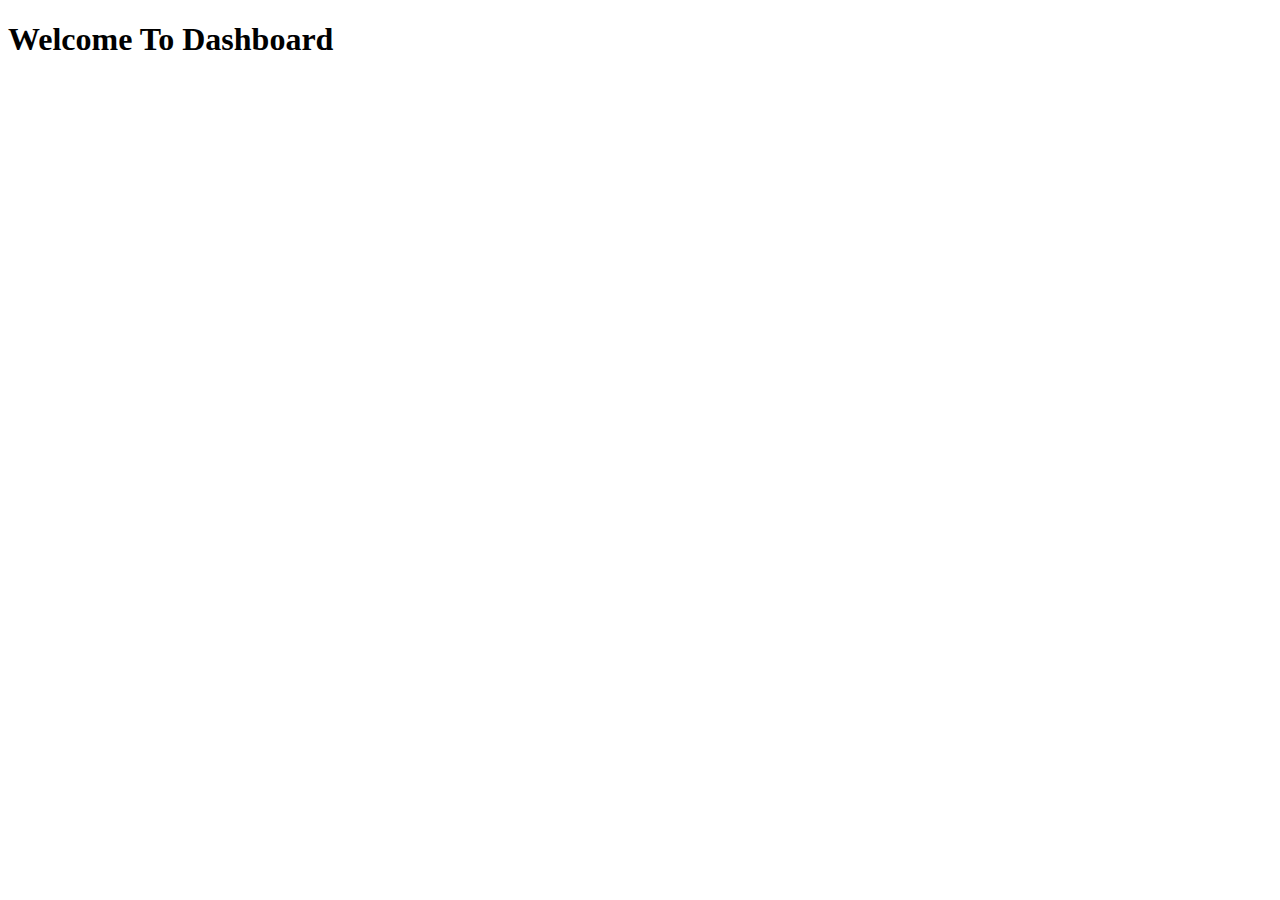
<file: FRONT-END/index.html>
<!DOCTYPE html>
<html lang="en">
<head>
    <meta charset="UTF-8">
    <meta name="viewport" content="width=device-width, initial-scale=1.0">
    <title>Document</title>
</head>
<body>
    <h1>Welcome To Dashboard</h1>
</body>
</html>
</file>
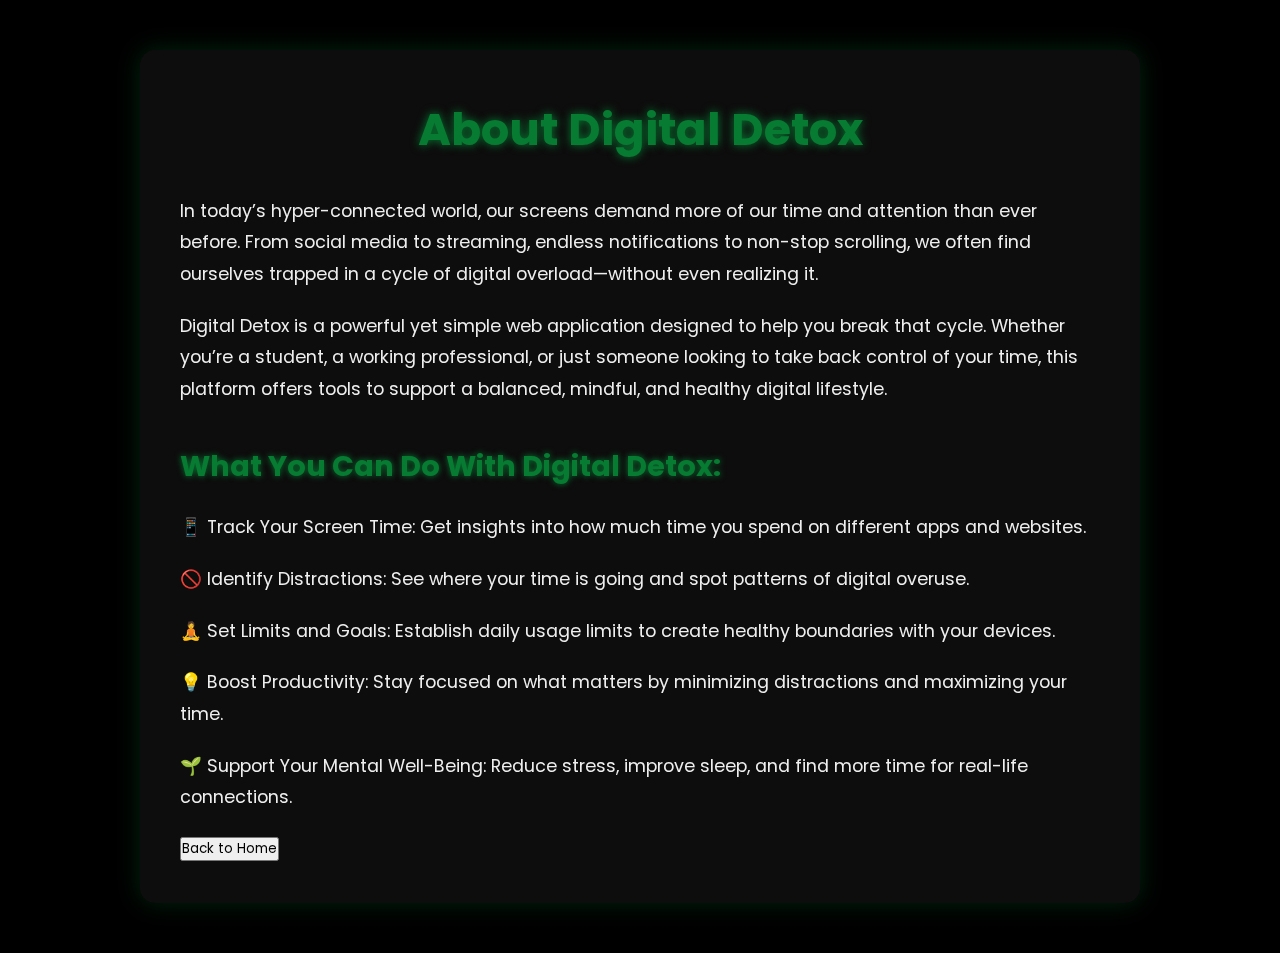
<file: FRONT-END/about.html>
<!DOCTYPE html>
<html lang="en">

<head>
    <meta charset="UTF-8">
    <meta name="viewport" content="width=device-width, initial-scale=1.0">
    <title>Document</title>
    <link rel="stylesheet" href="about.css">
</head>

<body>
    <div class="about">
        <h1>About Digital Detox</h1>
        <p>In today’s hyper-connected world, our screens demand more of our time and attention than ever before. From
            social media to streaming, endless notifications to non-stop scrolling, we often find ourselves trapped in a
            cycle of digital overload—without even realizing it.</p>

        <p>
            Digital Detox is a powerful yet simple web application designed to help you break that cycle. Whether you’re
            a student, a working professional, or just someone looking to take back control of your time, this platform
            offers tools to support a balanced, mindful, and healthy digital lifestyle.
        </p>

        <h2>What You Can Do With Digital Detox:</h2>

        <p>📱 Track Your Screen Time: Get insights into how much time you spend on different apps and websites.</p>

        <p>🚫 Identify Distractions: See where your time is going and spot patterns of digital overuse.
        </p>
        <p>🧘 Set Limits and Goals: Establish daily usage limits to create healthy boundaries with your devices.</p>

        <p>💡 Boost Productivity: Stay focused on what matters by minimizing distractions and maximizing your time.</p>

        <p>🌱 Support Your Mental Well-Being: Reduce stress, improve sleep, and find more time for real-life
            connections.</p>

            <a href="home.html"><button>Back to Home</button></a>

</body>

</html>
</file>
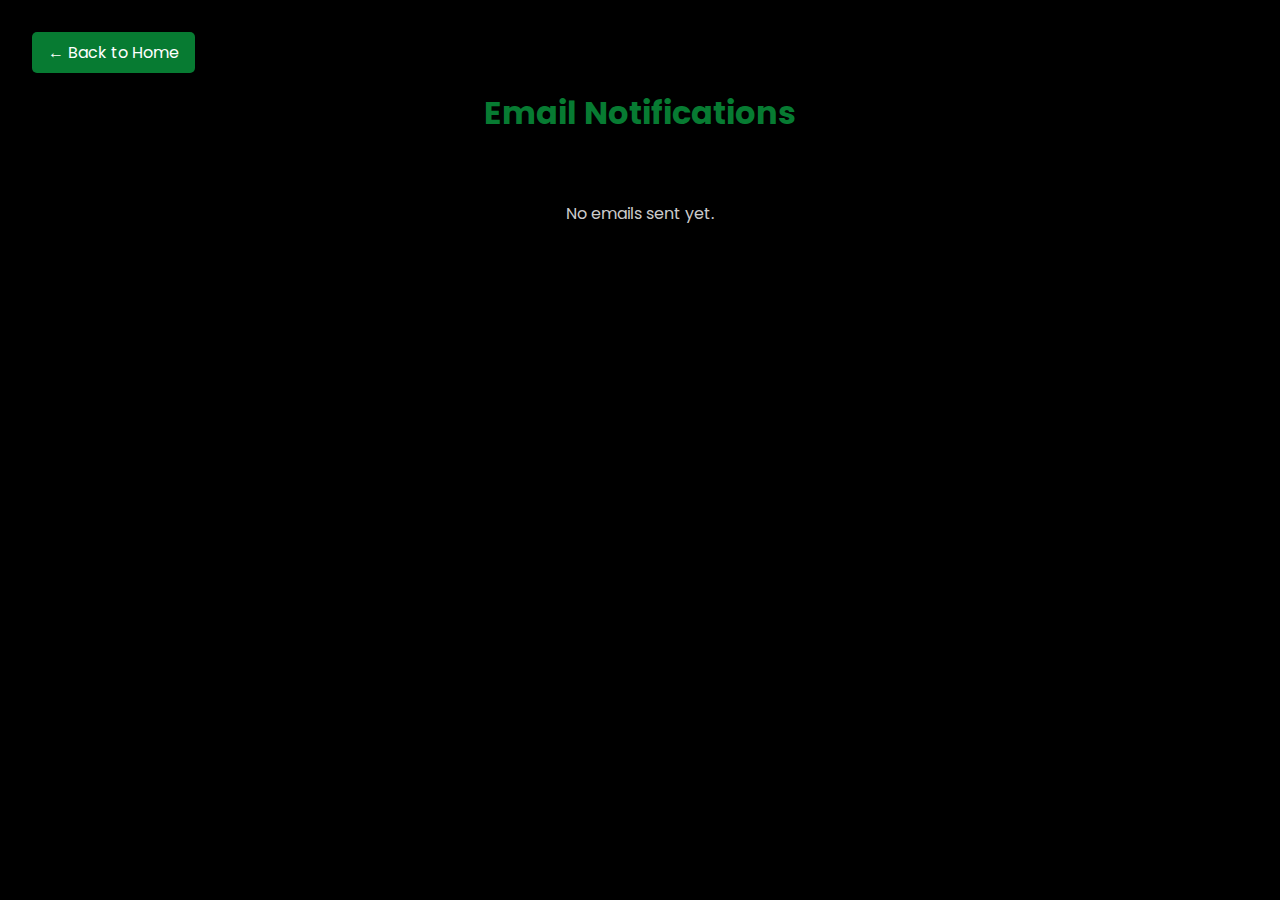
<file: FRONT-END/email-viewer.html>
<!DOCTYPE html>
<html lang="en">
<head>
  <meta charset="UTF-8">
  <meta name="viewport" content="width=device-width, initial-scale=1.0">
  <title>Email Viewer - Screen Time Tracker</title>
  <style>
    @import url('https://fonts.googleapis.com/css2?family=Poppins:wght@100;200;300;400;500;600;700;800;900&display=swap');
    
    * {
      margin: 0;
      padding: 0;
      box-sizing: border-box;
      font-family: 'Poppins', sans-serif;
    }
    
    body {
      background-color: #000;
      color: #fff;
      min-height: 100vh;
      padding: 2rem;
    }
    
    h1 {
      color: #077b32;
      margin-bottom: 2rem;
      text-align: center;
    }
    
    .email-container {
      max-width: 800px;
      margin: 0 auto;
    }
    
    .email-card {
      background-color: rgba(7, 123, 50, 0.1);
      border-radius: 10px;
      padding: 1.5rem;
      margin-bottom: 1.5rem;
      border: 1px solid rgba(7, 123, 50, 0.3);
    }
    
    .email-header {
      display: flex;
      justify-content: space-between;
      margin-bottom: 1rem;
      padding-bottom: 0.5rem;
      border-bottom: 1px solid rgba(7, 123, 50, 0.3);
    }
    
    .email-to {
      font-weight: bold;
    }
    
    .email-subject {
      color: #077b32;
      font-weight: bold;
      margin-bottom: 0.5rem;
    }
    
    .email-date {
      color: #ccc;
      font-size: 0.9rem;
    }
    
    .email-body {
      background-color: rgba(255, 255, 255, 0.05);
      padding: 1rem;
      border-radius: 5px;
      margin-top: 1rem;
    }
    
    .no-emails {
      text-align: center;
      color: #ccc;
      padding: 2rem;
    }
    
    .back-button {
      display: inline-block;
      background-color: #077b32;
      color: white;
      padding: 0.5rem 1rem;
      border-radius: 5px;
      text-decoration: none;
      margin-bottom: 1rem;
      transition: all 0.3s;
    }
    
    .back-button:hover {
      background-color: #0a9e40;
      transform: translateY(-2px);
    }
  </style>
  <script src="email-service.js"></script>
</head>
<body>
  <a href="home.html" class="back-button">← Back to Home</a>
  
  <h1>Email Notifications</h1>
  
  <div class="email-container" id="email-container">
    <!-- Emails will be displayed here -->
    <div class="no-emails" id="no-emails">No emails sent yet.</div>
  </div>

  <script>
    document.addEventListener('DOMContentLoaded', function() {
      // Get email logs
      const emailLogs = emailService.getEmailLogs();
      const emailContainer = document.getElementById('email-container');
      const noEmailsMessage = document.getElementById('no-emails');
      
      if (emailLogs && emailLogs.length > 0) {
        // Hide the "no emails" message
        noEmailsMessage.style.display = 'none';
        
        // Sort emails by sent date (newest first)
        emailLogs.sort((a, b) => new Date(b.sentAt) - new Date(a.sentAt));
        
        // Display each email
        emailLogs.forEach(email => {
          const emailCard = document.createElement('div');
          emailCard.className = 'email-card';
          
          const sentDate = new Date(email.sentAt);
          const formattedDate = sentDate.toLocaleString();
          
          emailCard.innerHTML = `
            <div class="email-header">
              <div class="email-to">To: ${email.to}</div>
              <div class="email-date">${formattedDate}</div>
            </div>
            <div class="email-subject">${email.subject}</div>
            <div class="email-body">${email.body}</div>
          `;
          
          emailContainer.appendChild(emailCard);
        });
      }
    });
  </script>
</body>
</html>
</file>
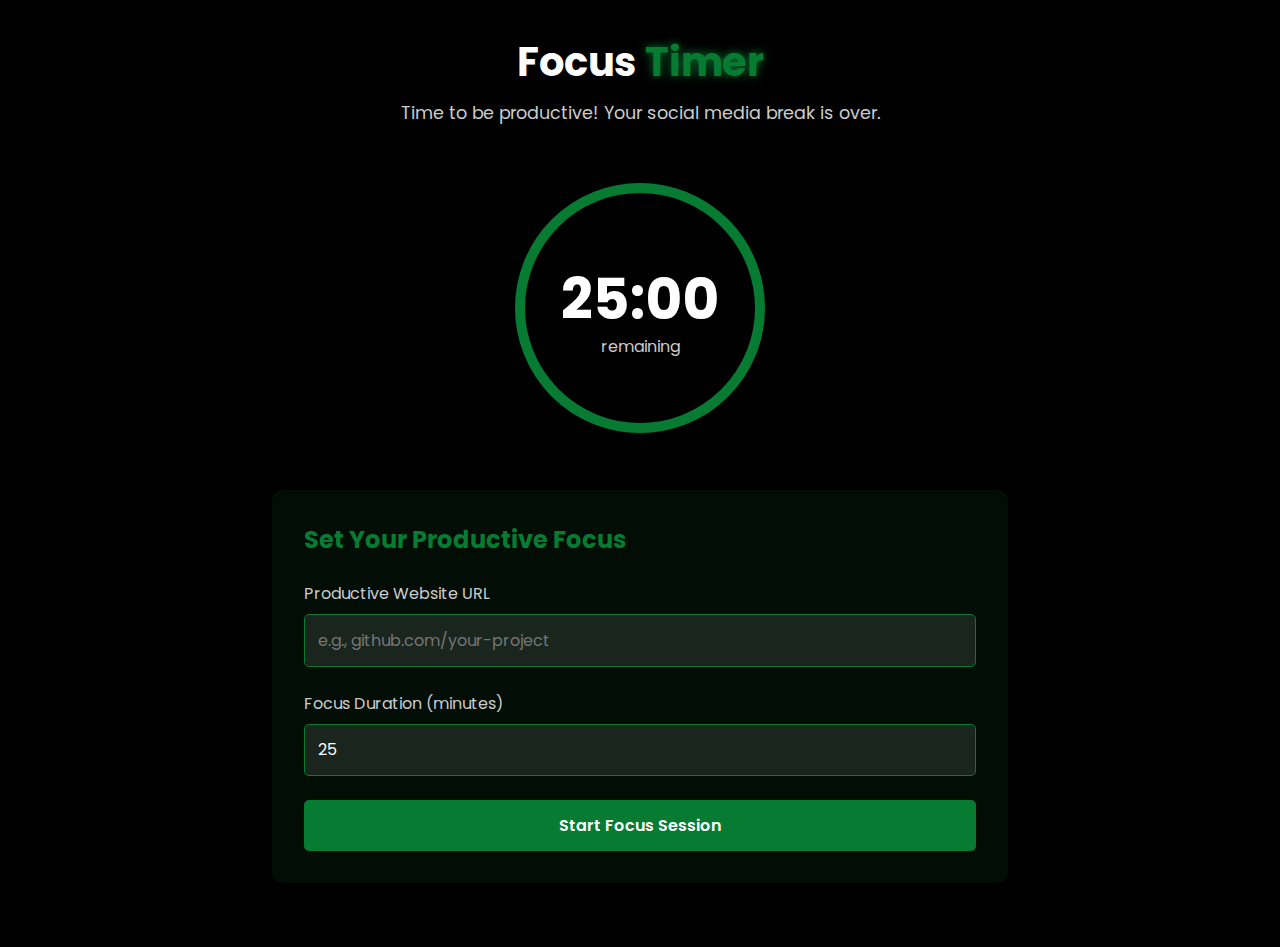
<file: FRONT-END/focus-timer.html>
<!DOCTYPE html>
<html lang="en">
<head>
  <meta charset="UTF-8">
  <meta name="viewport" content="width=device-width, initial-scale=1.0">
  <title>Focus Timer - Screen Time Tracker</title>
  <link rel="stylesheet" href="focus-timer.css">
</head>
<body>
  <div class="focus-container">
    <div class="focus-header">
      <h1>Focus <span>Timer</span></h1>
      <p>Time to be productive! Your social media break is over.</p>
    </div>

    <div class="timer-container">
      <div class="timer-display">
        <div class="time">
          <span id="minutes">25</span>:<span id="seconds">00</span>
        </div>
        <div class="timer-label">remaining</div>
      </div>
      
      <div class="progress-ring-container">
        <svg class="progress-ring" width="300" height="300">
          <circle class="progress-ring-circle-bg" cx="150" cy="150" r="120" />
          <circle class="progress-ring-circle" cx="150" cy="150" r="120" />
        </svg>
      </div>
    </div>

    <div class="focus-form">
      <h2>Set Your Productive Focus</h2>
      <form id="focus-form">
        <div class="form-group">
          <label for="productive-url">Productive Website URL</label>
          <input 
            type="text" 
            id="productive-url" 
            placeholder="e.g., github.com/your-project" 
            required
          >
        </div>
        <div class="form-group">
          <label for="focus-duration">Focus Duration (minutes)</label>
          <input 
            type="number" 
            id="focus-duration" 
            min="1" 
            max="120" 
            value="25" 
            required
          >
        </div>
        <button type="submit" id="start-focus">Start Focus Session</button>
      </form>
    </div>

    <div class="focus-active" style="display: none;">
      <h2>Focus Session Active</h2>
      <p>You're currently focusing on: <span id="current-website">github.com</span></p>
      <p class="focus-message">Stay focused! The timer will notify you when your session is complete.</p>
      <p class="shortcut-info">Press <kbd>Alt</kbd> + <kbd>Q</kbd> to end your session early.</p>
    </div>

    <div class="focus-complete" style="display: none;">
      <h2>Focus Session Complete!</h2>
      <p>Great job staying focused!</p>
      <div class="action-buttons">
        <button id="extend-focus">Extend Focus Time</button>
        <button id="return-to-dashboard">Return to Dashboard</button>
      </div>
    </div>
  </div>

  <script>
    document.addEventListener('DOMContentLoaded', () => {
      const focusForm = document.getElementById('focus-form');
      const focusActive = document.querySelector('.focus-active');
      const focusComplete = document.querySelector('.focus-complete');
      const currentWebsite = document.getElementById('current-website');
      const minutesDisplay = document.getElementById('minutes');
      const secondsDisplay = document.getElementById('seconds');
      const progressRing = document.querySelector('.progress-ring-circle');
      const extendFocusBtn = document.getElementById('extend-focus');
      const returnToDashboardBtn = document.getElementById('return-to-dashboard');
      
      let timer;
      let totalSeconds = 0;
      let initialTotalSeconds = 0;
      let focusUrl = '';
      let focusWindow = null;
      
      // Set up the circle properties
      const radius = 120;
      const circumference = 2 * Math.PI * radius;
      progressRing.style.strokeDasharray = `${circumference} ${circumference}`;
      
      // Update progress ring
      function updateProgressRing(percent) {
        const offset = circumference - (percent / 100) * circumference;
        progressRing.style.strokeDashoffset = offset;
      }
      
      // Format time display
      function formatTimeDisplay(seconds) {
        const mins = Math.floor(seconds / 60);
        const secs = seconds % 60;
        minutesDisplay.textContent = mins.toString().padStart(2, '0');
        secondsDisplay.textContent = secs.toString().padStart(2, '0');
      }
      
      // Start the timer
      function startTimer(durationMinutes) {
        totalSeconds = durationMinutes * 60;
        initialTotalSeconds = totalSeconds;
        formatTimeDisplay(totalSeconds);
        updateProgressRing(100);
        
        timer = setInterval(() => {
          totalSeconds--;
          
          if (totalSeconds <= 0) {
            clearInterval(timer);
            focusActive.style.display = 'none';
            focusComplete.style.display = 'block';
            
            // Play notification sound
            const audio = new Audio('https://assets.mixkit.co/sfx/preview/mixkit-achievement-bell-600.mp3');
            audio.play();
            
            return;
          }
          
          // Update displays
          formatTimeDisplay(totalSeconds);
          const percentRemaining = (totalSeconds / initialTotalSeconds) * 100;
          updateProgressRing(percentRemaining);
        }, 1000);
      }
      
      // Handle form submission
      focusForm.addEventListener('submit', (e) => {
        e.preventDefault();
        
        const urlInput = document.getElementById('productive-url');
        const durationInput = document.getElementById('focus-duration');
        
        let url = urlInput.value.trim();
        const duration = parseInt(durationInput.value);
        
        // Basic validation
        if (!url || isNaN(duration) || duration <= 0) {
          alert('Please enter a valid website URL and focus duration.');
          return;
        }
        
        // Add http:// if not present
        if (!url.startsWith('http://') && !url.startsWith('https://')) {
          url = 'https://' + url;
        }
        
        // Extract domain for display
        try {
          focusUrl = url;
          const displayUrl = new URL(url).hostname;
          currentWebsite.textContent = displayUrl;
        } catch (e) {
          currentWebsite.textContent = url;
        }
        
        // Hide form, show active focus
        focusForm.parentElement.style.display = 'none';
        focusActive.style.display = 'block';
        
        // Start the timer
        startTimer(duration);
        
        // Open the productive website
        focusWindow = window.open(focusUrl, '_blank');
        
        // Check if window was blocked by popup blocker
        if (!focusWindow || focusWindow.closed || typeof focusWindow.closed == 'undefined') {
          alert("Popup blocked! Please allow popups for this site to use the focus timer.");
        }
      });
      
      // Handle keyboard shortcut (Alt+Q)
      document.addEventListener('keydown', (e) => {
        if (e.altKey && e.key === 'q') {
          if (timer) {
            clearInterval(timer);
            focusActive.style.display = 'none';
            focusComplete.style.display = 'block';
            
            // Close the focus window if it's still open
            if (focusWindow && !focusWindow.closed) {
              focusWindow.close();
            }
          }
        }
      });
      
      // Handle extend focus button
      extendFocusBtn.addEventListener('click', () => {
        focusComplete.style.display = 'none';
        focusForm.parentElement.style.display = 'block';
      });
      
      // Handle return to dashboard button
      returnToDashboardBtn.addEventListener('click', () => {
        window.location.href = 'website-blocker.html';
      });
    });
  </script>
</body>
</html>
</file>
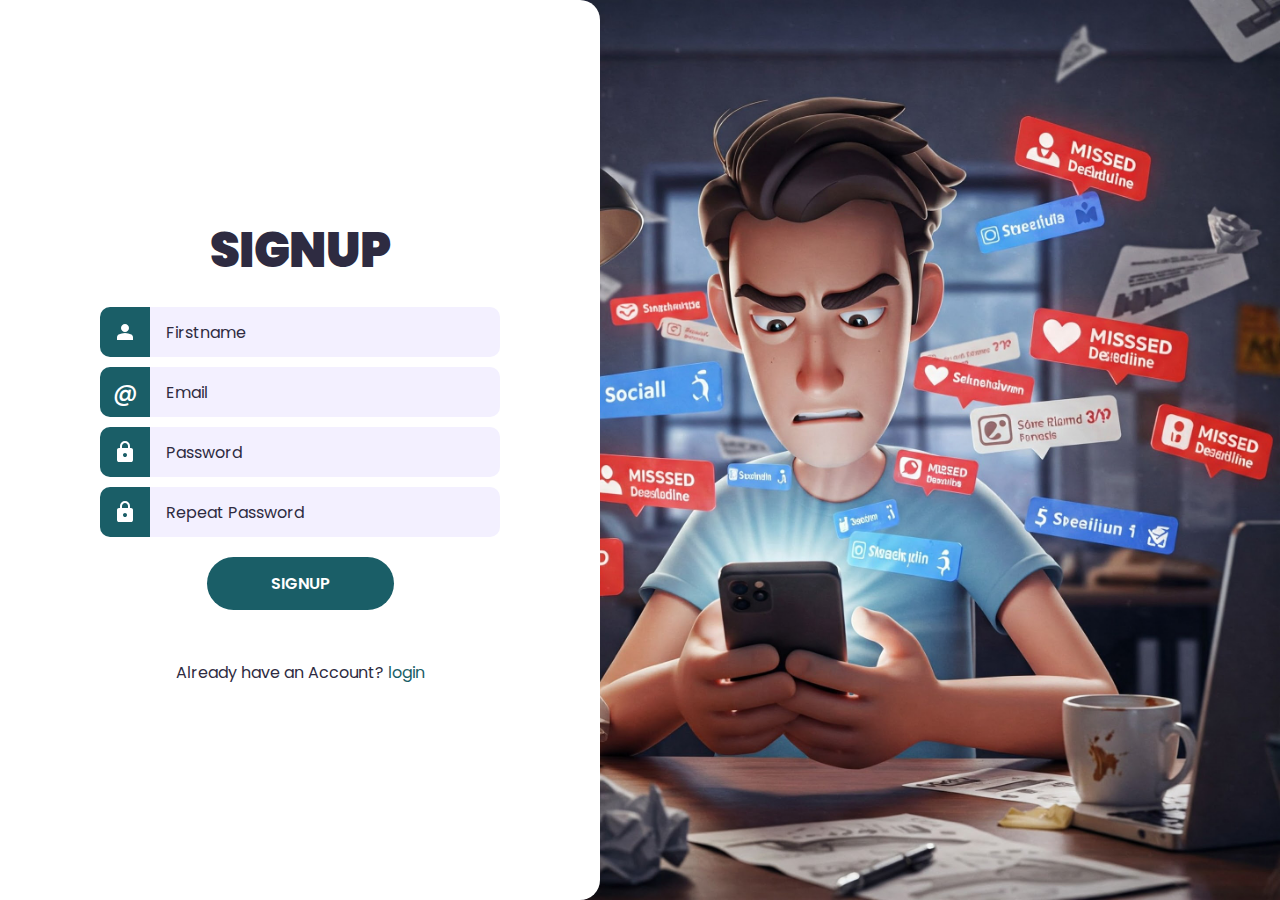
<file: FRONT-END/signup.html>
<!DOCTYPE html>
<html lang="en">
<head>
  <meta charset="UTF-8">
  <meta name="viewport" content="width=device-width, initial-scale=1.0">
  <title>Signup</title>
  <link rel="stylesheet" href="style.css">
  <script type="text/javascript" src="validation.js" defer></script>
</head>
<body>
  <div class="wrapper">
    <h1>Signup</h1>
    <p id="error-message"></p>
    <form id="form">
      <div>
        <label for="firstname-input">
          <svg xmlns="http://www.w3.org/2000/svg" height="24" viewBox="0 -960 960 960" width="24"><path d="M480-480q-66 0-113-47t-47-113q0-66 47-113t113-47q66 0 113 47t47 113q0 66-47 113t-113 47ZM160-160v-112q0-34 17.5-62.5T224-378q62-31 126-46.5T480-440q66 0 130 15.5T736-378q29 15 46.5 43.5T800-272v112H160Z"/></svg>
        </label>
        <input type="text" name="firstname" id="firstname-input" placeholder="Firstname">
      </div>
      <div>
        <label for="email-input">
          <span>@</span>
        </label>
        <input type="email" name="email" id="email-input" placeholder="Email">
      </div>
      <div>
        <label for="password-input">
          <svg xmlns="http://www.w3.org/2000/svg" height="24" viewBox="0 -960 960 960" width="24"><path d="M240-80q-33 0-56.5-23.5T160-160v-400q0-33 23.5-56.5T240-640h40v-80q0-83 58.5-141.5T480-920q83 0 141.5 58.5T680-720v80h40q33 0 56.5 23.5T800-560v400q0 33-23.5 56.5T720-80H240Zm240-200q33 0 56.5-23.5T560-360q0-33-23.5-56.5T480-440q-33 0-56.5 23.5T400-360q0 33 23.5 56.5T480-280ZM360-640h240v-80q0-50-35-85t-85-35q-50 0-85 35t-35 85v80Z"/></svg>
        </label>
        <input type="password" name="password" id="password-input" placeholder="Password">
      </div>
      <div>
        <label for="repeat-password-input">
          <svg xmlns="http://www.w3.org/2000/svg" height="24" viewBox="0 -960 960 960" width="24"><path d="M240-80q-33 0-56.5-23.5T160-160v-400q0-33 23.5-56.5T240-640h40v-80q0-83 58.5-141.5T480-920q83 0 141.5 58.5T680-720v80h40q33 0 56.5 23.5T800-560v400q0 33-23.5 56.5T720-80H240Zm240-200q33 0 56.5-23.5T560-360q0-33-23.5-56.5T480-440q-33 0-56.5 23.5T400-360q0 33 23.5 56.5T480-280ZM360-640h240v-80q0-50-35-85t-85-35q-50 0-85 35t-35 85v80Z"/></svg>
        </label>
        <input type="password" name="repeat-password" id="repeat-password-input" placeholder="Repeat Password">
      </div>
      <button type="submit">Signup</button>
    </form>
    <p>Already have an Account? <a href="login.html">login</a> </p>
  </div>
</body>
</html>
</file>
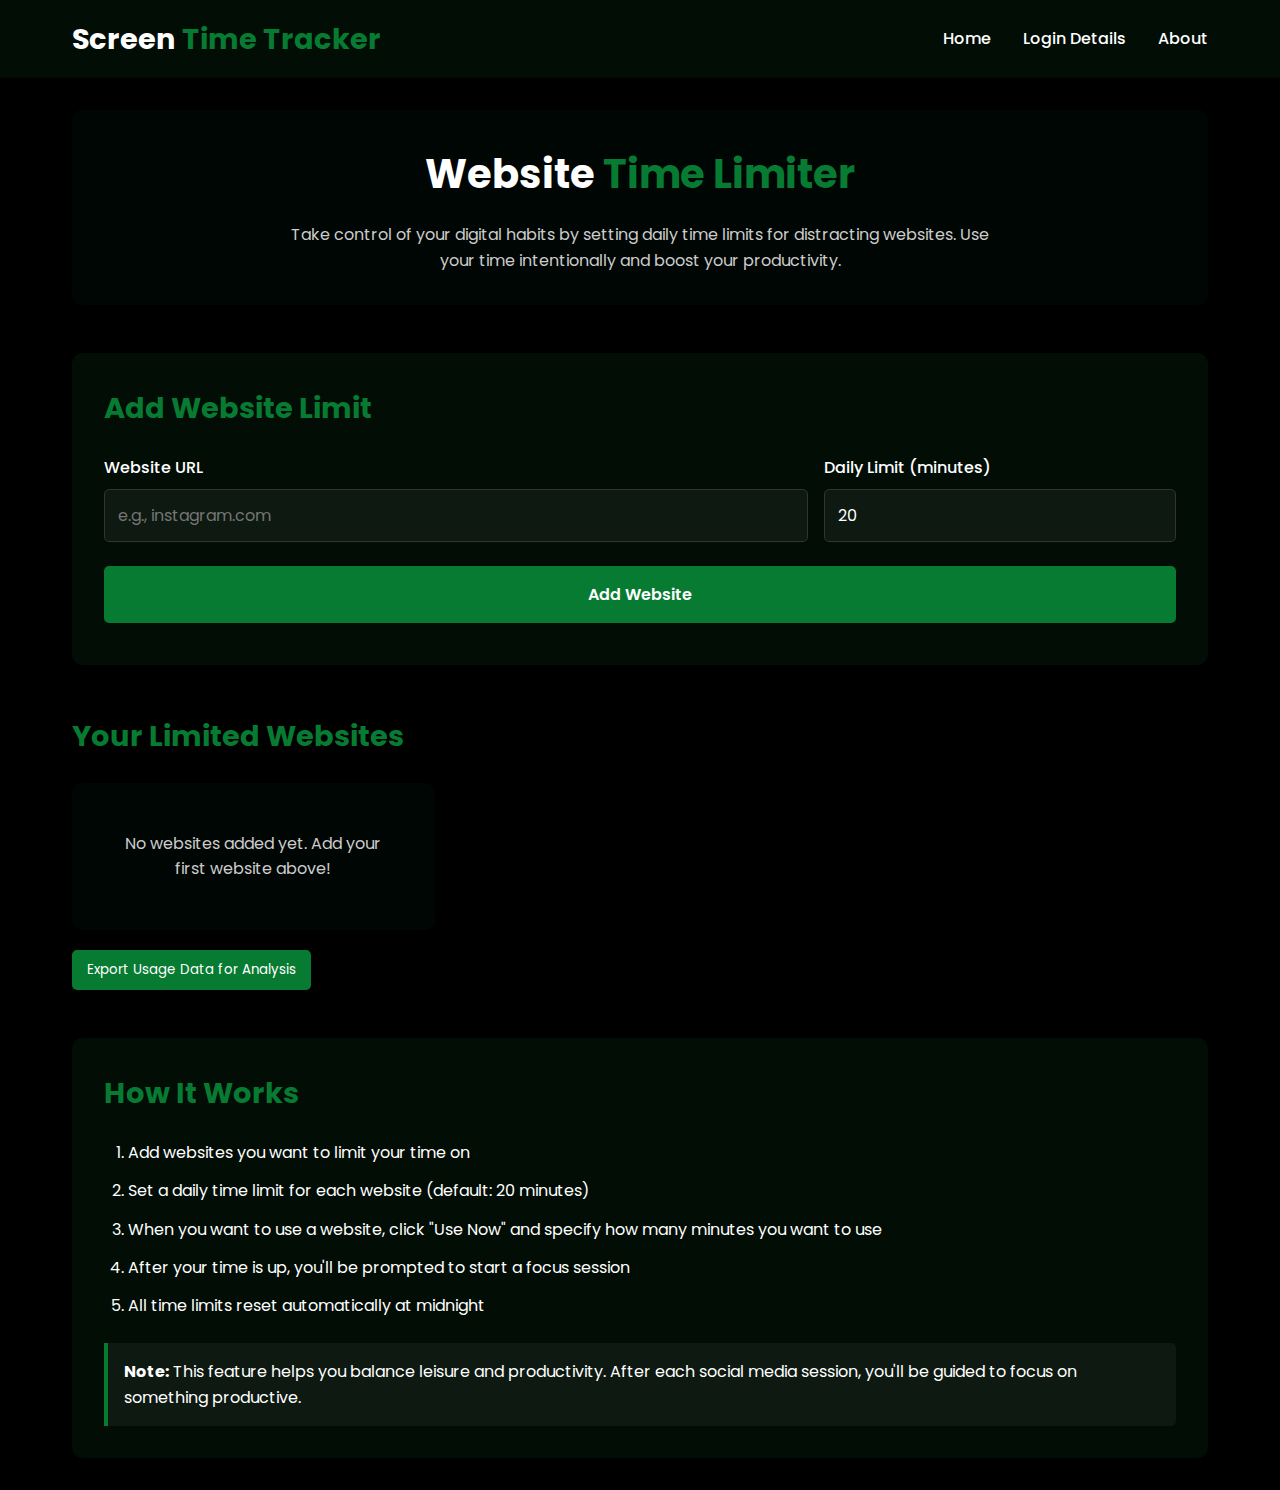
<file: FRONT-END/website-blocker.html>
<!DOCTYPE html>
<html lang="en">

<head>
  <meta charset="UTF-8">
  <meta name="viewport" content="width=device-width, initial-scale=1.0">
  <title>Website Blocker</title>
  <link rel="stylesheet" href="website-blocker.css">
  <style>
    .timer-overlay {
      position: fixed;
      top: 10px;
      right: 10px;
      background-color: #077b32;
      color: white;
      padding: 10px 15px;
      border-radius: 8px;
      font-family: Arial, sans-serif;
      z-index: 9999;
      box-shadow: 0 2px 10px rgba(0, 0, 0, 0.3);
      display: flex;
      flex-direction: column;
      align-items: center;
    }

    .timer-display {
      font-size: 18px;
      font-weight: bold;
      margin: 5px 0;
    }

    .progress-bar {
      width: 100%;
      height: 5px;
      background-color: rgba(255, 255, 255, 0.3);
      border-radius: 3px;
      margin-top: 5px;
      overflow: hidden;
    }

    .progress {
      height: 100%;
      background-color: white;
      width: 100%;
      transition: width 1s linear;
    }

    .time-up-message {
      position: fixed;
      top: 0;
      left: 0;
      width: 100%;
      height: 100%;
      background-color: rgba(0, 0, 0, 0.9);
      display: flex;
      flex-direction: column;
      justify-content: center;
      align-items: center;
      z-index: 10000;
      color: white;
      text-align: center;
    }

    .time-up-message h2 {
      font-size: 2rem;
      margin-bottom: 1rem;
      color: #077b32;
    }

    .time-up-message p {
      font-size: 1.2rem;
      margin-bottom: 2rem;
    }

    .time-up-message button {
      background-color: #077b32;
      color: white;
      border: none;
      padding: 1rem 2rem;
      font-size: 1.2rem;
      border-radius: 5px;
      cursor: pointer;
    }

    .error-message {
      color: #ff3b3b;
      margin-top: 10px;
      text-align: center;
      font-weight: bold;
    }
  </style>
</head>

<body>
  <header>
    <nav>
      <div class="logo">Screen <span>Time Tracker</span></div>
      <div class="nav-links">
        <a href="home.html">Home</a>
        <a href="email-viewer.html">Login Details</a>
        <a href="about.html">About</a>
      </div>
    </nav>
  </header>

  <div class="container" id="main-container">
    <div class="hero">
      <h1>Website <span>Time Limiter</span></h1>
      <p>Take control of your digital habits by setting daily time limits for distracting websites. Use your time
        intentionally and boost your productivity.</p>
    </div>

    <div class="blocker-form">
      <h2 class="form-title">Add Website Limit</h2>
      <form id="website-form">
        <div class="form-row">
          <div class="form-group website-input">
            <label for="website-url">Website URL</label>
            <input type="text" id="website-url" placeholder="e.g., instagram.com" required>
          </div>
          <div class="form-group time-input">
            <label for="time-limit">Daily Limit (minutes)</label>
            <input type="number" id="time-limit" min="1" max="1440" value="20" required>
          </div>
        </div>
        <button type="submit">Add Website</button>
        <div id="error-message" class="error-message"></div>
      </form>
    </div>

    <div class="website-list">
      <h2 class="list-title">Your Limited Websites</h2>
      <div id="websites-container" class="websites-container">
        <!-- Website cards will be added here dynamically -->
      </div>
    </div>

    <div class="how-it-works">
      <h2 class="form-title">How It Works</h2>
      <ol class="steps">
        <li>Add websites you want to limit your time on</li>
        <li>Set a daily time limit for each website (default: 20 minutes)</li>
        <li>When you want to use a website, click "Use Now" and specify how many minutes you want to use</li>
        <li>After your time is up, you'll be prompted to start a focus session</li>
        <li>All time limits reset automatically at midnight</li>
      </ol>
      <div class="note">
        <strong>Note:</strong> This feature helps you balance leisure and productivity. After each social media session,
        you'll be guided to focus on something productive.
      </div>
    </div>
  </div>

  <script src="website-blocker.js"></script>
  <script src="export_data.js"></script>
  <script>
    // Initialize the website blocker functionality
    document.addEventListener('DOMContentLoaded', () => {
      // Load existing website data
      renderWebsites();

      // Handle form submission
      document.getElementById('website-form').addEventListener('submit', (e) => {
        e.preventDefault();

        const urlInput = document.getElementById('website-url');
        const timeLimitInput = document.getElementById('time-limit');
        const errorMessage = document.getElementById('error-message');

        let url = urlInput.value.trim();
        const timeLimit = parseInt(timeLimitInput.value);

        // Clear previous error message
        errorMessage.textContent = '';

        // Basic validation
        if (!url || isNaN(timeLimit) || timeLimit <= 0) {
          errorMessage.textContent = 'Please enter a valid website URL and time limit.';
          return;
        }

        // Add http:// if not present and not already starting with http/https
        if (!url.startsWith('http://') && !url.startsWith('https://')) {
          url = 'https://' + url;
        }

        // Check if website already exists
        let hostname;
        try {
          hostname = new URL(url).hostname;
        } catch (e) {
          hostname = url;
        }

        const existingWebsite = websiteTracker.findWebsiteByUrl(hostname);
        if (existingWebsite) {
          errorMessage.textContent = `${hostname} already has a daily limit of ${existingWebsite.timeLimit} minutes. You can use it again tomorrow.`;
          return;
        }

        // Add to websites list using the tracker
        const displayUrl = websiteTracker.addWebsite(url, timeLimit);

        // Update UI
        renderWebsites();

        // Reset form
        urlInput.value = '';
        timeLimitInput.value = '20';

        alert(`${displayUrl} has been added with a daily limit of ${timeLimit} minutes.`);
      });
    });

    // Render website cards
    function renderWebsites() {
      const websites = websiteTracker.getAllWebsites();
      const container = document.getElementById('websites-container');
      container.innerHTML = '';

      if (websites.length === 0) {
        container.innerHTML = `
          <div class="empty-state">
            <p>No websites added yet. Add your first website above!</p>
          </div>
        `;
        return;
      }

      websites.forEach((website, index) => {
        const timeRemaining = websiteTracker.getTimeRemaining(website.url);
        const percentRemaining = (timeRemaining / website.timeLimit) * 100;

        const websiteCard = document.createElement('div');
        websiteCard.className = 'website-card';
        websiteCard.innerHTML = `
          <div class="time-display">
            <svg width="100" height="100" viewBox="0 0 100 100">
              <circle cx="50" cy="50" r="40" fill="none" stroke="#1a2e4c" stroke-width="10" />
              <circle class="progress-ring" cx="50" cy="50" r="40" fill="none" 
                stroke="${percentRemaining > 25 ? '#077b32' : '#ff3b3b'}" 
                stroke-width="10" 
                stroke-dasharray="251.2 251.2" 
                stroke-dashoffset="0" />
            </svg>
            <div class="time-remaining">
              <span class="time-value">${formatTime(timeRemaining)}</span>
              <span class="time-label">remaining</span>
            </div>
          </div>
          
          <div class="website-info">
            <h3 class="website-name">${website.url}</h3>
            <p class="website-limit">
              Daily limit: ${formatTime(website.timeLimit)}
            </p>
            <div class="card-actions">
              <button class="use-btn" data-index="${index}" ${timeRemaining <= 0 ? 'disabled' : ''}>
                Use Now
              </button>
              ${website.timeUsed > 0 ?
            `<button class="locked-btn" disabled>Cannot Remove (Used Today)</button>` :
            `<button class="delete-btn" data-index="${index}">Remove</button>`
          }
            </div>
          </div>
        `;

        container.appendChild(websiteCard);

        // Update the progress ring
        const progressRing = websiteCard.querySelector('.progress-ring');
        updateProgressRing(progressRing, percentRemaining);
      });

      // Add event listeners to buttons
      document.querySelectorAll('.use-btn').forEach(btn => {
        btn.addEventListener('click', handleUseWebsite);
      });

      document.querySelectorAll('.delete-btn').forEach(btn => {
        btn.addEventListener('click', handleDeleteWebsite);
      });
    }

    // Format time (minutes) to display
    function formatTime(minutes) {
      const hours = Math.floor(minutes / 60);
      const mins = minutes % 60;
      return hours > 0 ? `${hours}h ${mins}m` : `${mins}m`;
    }

    // Update progress ring
    function updateProgressRing(element, percent) {
      const radius = 40;
      const circumference = 2 * Math.PI * radius;
      const offset = circumference - (percent / 100) * circumference;
      element.style.strokeDasharray = `${circumference} ${circumference}`;
      element.style.strokeDashoffset = offset;
    }

    // Handle using a website
    function handleUseWebsite(e) {
      const index = parseInt(e.target.dataset.index);
      const websites = websiteTracker.getAllWebsites();

      if (index >= 0 && index < websites.length) {
        const website = websites[index];
        const timeRemaining = websiteTracker.getTimeRemaining(website.url);

        if (timeRemaining <= 0) {
          alert(`You've reached your daily limit for ${website.url}. Try again tomorrow!`);
          return;
        }

        // Ask user how many minutes they want to use
        const useTime = prompt(`How many minutes do you want to use ${website.url}? (Available: ${timeRemaining} minutes)`, "1");
        const minutes = parseInt(useTime);

        if (isNaN(minutes) || minutes <= 0) {
          alert('Please enter a valid number of minutes.');
          return;
        }

        if (minutes > timeRemaining) {
          alert(`You only have ${timeRemaining} minutes remaining today.`);
          return;
        }

        // Start a website session
        const result = websiteTracker.startWebsiteSession(website.url, minutes);

        if (result.success) {
          // Create a timer overlay in our app
          const timerOverlay = document.createElement('div');
          timerOverlay.className = 'timer-overlay';
          timerOverlay.innerHTML = `
            <div>Using ${website.url}</div>
            <div class="timer-display" id="timer-display">${minutes}:00</div>
            <div class="progress-bar">
              <div class="progress" id="timer-progress"></div>
            </div>
          `;
          document.body.appendChild(timerOverlay);

          // Open the website in a new tab
          const socialWindow = window.open(result.url, '_blank');

          // Set up the countdown in our app
          let timeLeft = minutes * 60;
          const initialTime = timeLeft;
          const timerDisplay = document.getElementById('timer-display');
          const timerProgress = document.getElementById('timer-progress');

          const countdownTimer = setInterval(() => {
            timeLeft--;

            // Update timer display
            const mins = Math.floor(timeLeft / 60);
            const secs = timeLeft % 60;
            timerDisplay.textContent = `${mins}:${secs.toString().padStart(2, '0')}`;

            // Update progress bar
            const percentLeft = (timeLeft / initialTime) * 100;
            timerProgress.style.width = `${percentLeft}%`;

            if (timeLeft <= 0) {
              clearInterval(countdownTimer);

              // End the session
              websiteTracker.endWebsiteSession(minutes);

              // Remove the timer overlay
              document.body.removeChild(timerOverlay);

              // Show time's up message
              const timeUpMessage = document.createElement('div');
              timeUpMessage.className = 'time-up-message';
              timeUpMessage.innerHTML = `
                <h2>Time's Up!</h2>
                <p>Your ${minutes}-minute session on ${website.url} has ended.</p>
                <p>Click the button below to start your focus session.</p>
                <button id="focus-button">Start Focus Session</button>
              `;
              document.body.appendChild(timeUpMessage);

              // Add event listener to the focus button
              document.getElementById('focus-button').addEventListener('click', () => {
                window.location.href = 'focus-timer.html';
              });

              // Try to communicate with the extension to block the website
              try {
                // The extension ID will be different for each installation
                // Users need to update this with their actual extension ID
                const EXTENSION_ID = "fnkamhmdbihjgdkmdhdckeigfkcpjimm";

                // Send message to extension
                chrome.runtime.sendMessage(EXTENSION_ID, {
                  action: "timeUp",
                  website: website.url
                }, function (response) {
                  if (chrome.runtime.lastError) {
                    console.log("Extension communication error:", chrome.runtime.lastError.message);
                  } else if (response && response.success) {
                    console.log("Notification sent to social media site");
                  }
                });

                // Also update the website limits in the extension
                chrome.runtime.sendMessage(EXTENSION_ID, {
                  action: "updateLimits",
                  limits: websiteTracker.getAllWebsites().reduce((acc, site) => {
                    acc[site.url] = {
                      timeLimit: site.timeLimit * 60 * 1000, // Convert to milliseconds
                      timeUsed: site.timeUsed * 60 * 1000, // Convert to milliseconds
                      lastReset: site.lastReset
                    };
                    return acc;
                  }, {})
                }, function (response) {
                  if (chrome.runtime.lastError) {
                    console.log("Extension communication error:", chrome.runtime.lastError.message);
                  } else if (response && response.success) {
                    console.log("Website limits updated in extension");
                  }
                });
              } catch (e) {
                console.log("Extension not available or not installed:", e);
              }

              // Update UI
              renderWebsites();
            }
          }, 1000);
        } else {
          alert(result.message);
        }
      }
    }

    // Handle deleting a website
    function handleDeleteWebsite(e) {
      const index = parseInt(e.target.dataset.index);
      const websites = websiteTracker.getAllWebsites();

      if (index >= 0 && index < websites.length) {
        const website = websites[index];

        // Check if the website has been used today
        if (website.timeUsed > 0) {
          alert(`You cannot remove ${website.url} because you've already used it today. It will be available for removal tomorrow.`);
          return;
        }

        if (confirm(`Are you sure you want to remove ${website.url}?`)) {
          const success = websiteTracker.removeWebsite(index);
          if (success) {
            renderWebsites();
          } else {
            alert(`Could not remove ${website.url}. It may have been used today.`);
          }
        }
      }
    }
  </script>
</body>

</html>
</file>
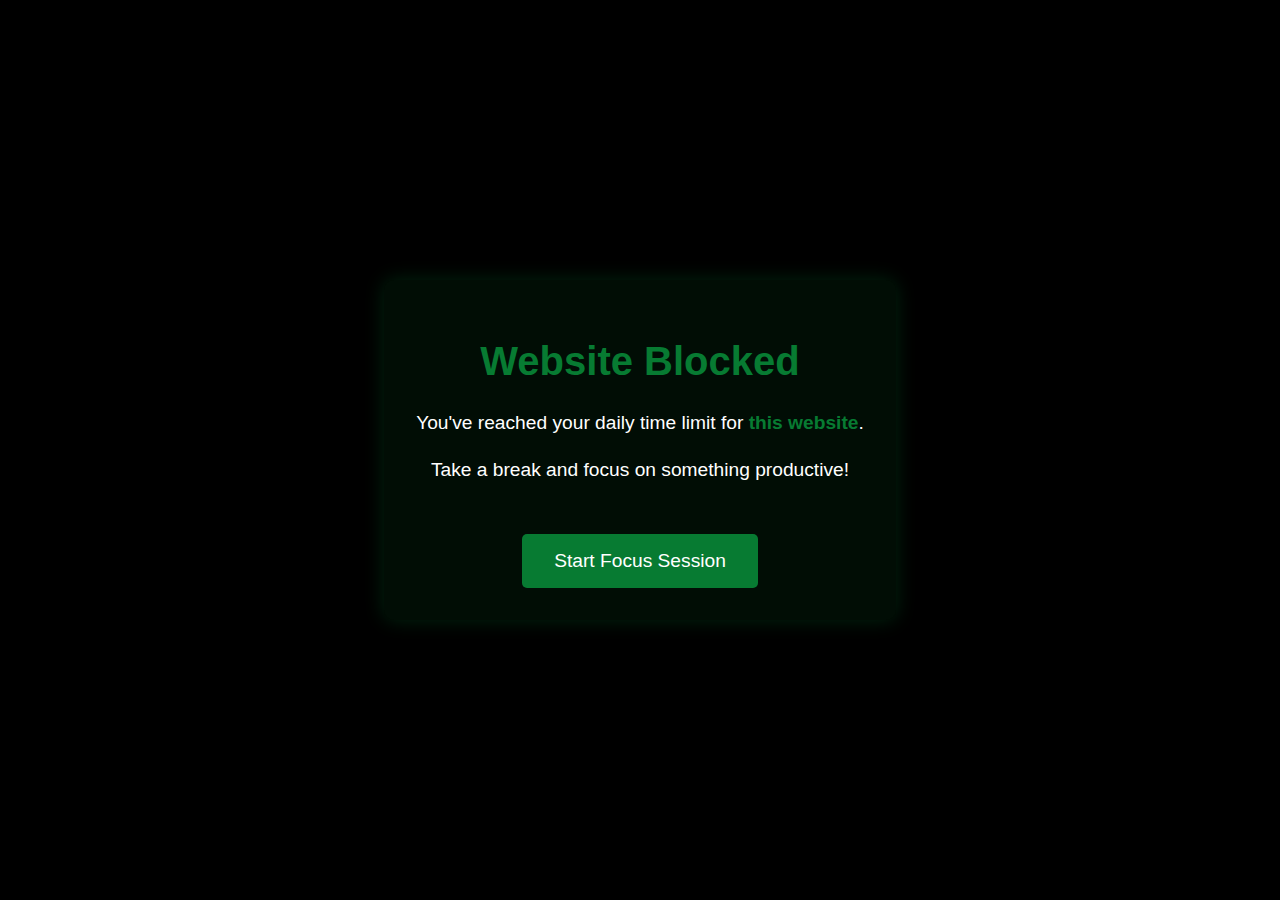
<file: FRONT-END/site-blocker-extension/blocked.html>
<!DOCTYPE html>
<html>
<head>
  <title>Website Blocked</title>
  <style>
    body {
      background-color: #000;
      color: #fff;
      font-family: 'Arial', sans-serif;
      display: flex;
      justify-content: center;
      align-items: center;
      height: 100vh;
      margin: 0;
    }
    
    .container {
      text-align: center;
      max-width: 600px;
      padding: 2rem;
      background-color: rgba(7, 123, 50, 0.1);
      border-radius: 10px;
      box-shadow: 0 0 20px rgba(7, 123, 50, 0.3);
    }
    
    h1 {
      color: #077b32;
      font-size: 2.5rem;
      margin-bottom: 1.5rem;
    }
    
    p {
      font-size: 1.2rem;
      margin: 1rem 0;
      line-height: 1.6;
    }
    
    .website-name {
      font-weight: bold;
      color: #077b32;
    }
    
    button {
      background-color: #077b32;
      color: white;
      border: none;
      padding: 1rem 2rem;
      font-size: 1.2rem;
      border-radius: 5px;
      cursor: pointer;
      margin-top: 2rem;
      transition: all 0.3s;
    }
    
    button:hover {
      background-color: #065d26;
      transform: translateY(-2px);
      box-shadow: 0 5px 15px rgba(7, 123, 50, 0.4);
    }
  </style>
</head>
<body>
  <div class="container">
    <h1>Website Blocked</h1>
    <p>You've reached your daily time limit for <span id="website-name" class="website-name">this website</span>.</p>
    <p>Take a break and focus on something productive!</p>
    <button id="focus-button">Start Focus Session</button>
  </div>
  
  <script>
    // Get the website name from the URL parameter
    const urlParams = new URLSearchParams(window.location.search);
    const site = urlParams.get('site');
    
    if (site) {
      document.getElementById('website-name').textContent = site;
    }
    
    document.getElementById('focus-button').addEventListener('click', function() {
      // Redirect to focus timer page
      window.location.href = 'http://localhost:5500/FRONT-END/focus-timer.html';
    });
  </script>
</body>
</html>
</file>
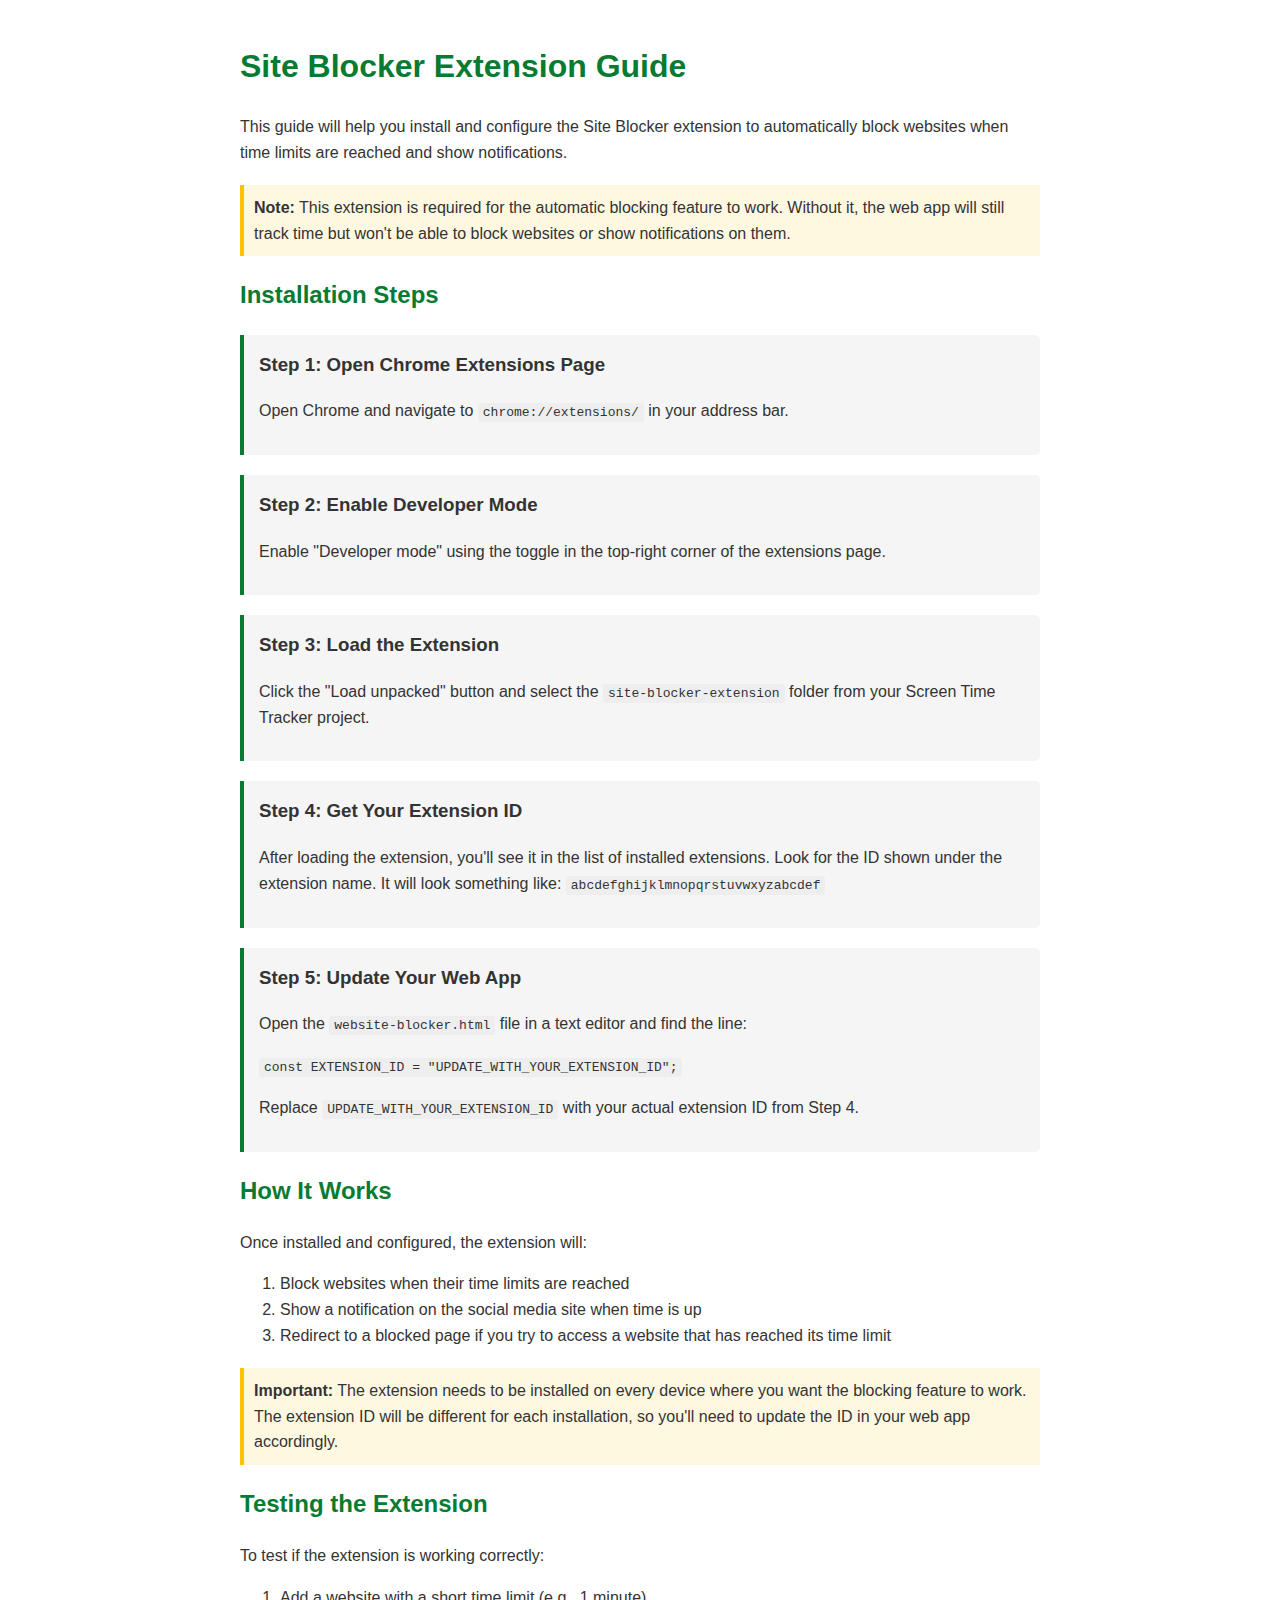
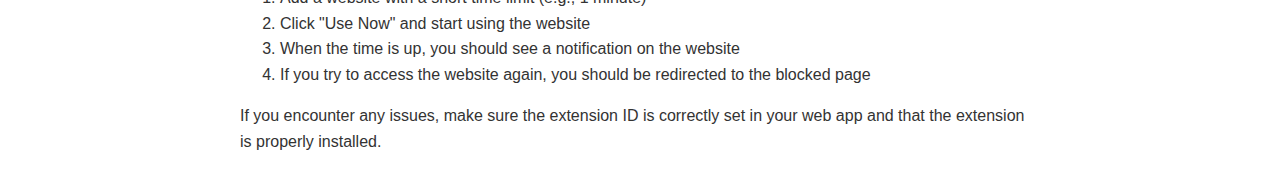
<file: FRONT-END/site-blocker-extension/extension-guide.html>
<!DOCTYPE html>
<html lang="en">
<head>
  <meta charset="UTF-8">
  <meta name="viewport" content="width=device-width, initial-scale=1.0">
  <title>Site Blocker Extension Guide</title>
  <style>
    body {
      font-family: 'Arial', sans-serif;
      line-height: 1.6;
      max-width: 800px;
      margin: 0 auto;
      padding: 20px;
      color: #333;
    }
    
    h1, h2 {
      color: #077b32;
    }
    
    .step {
      background-color: #f5f5f5;
      padding: 15px;
      margin-bottom: 20px;
      border-left: 4px solid #077b32;
      border-radius: 0 5px 5px 0;
    }
    
    .step h3 {
      margin-top: 0;
    }
    
    code {
      background-color: #eee;
      padding: 2px 5px;
      border-radius: 3px;
      font-family: monospace;
    }
    
    .note {
      background-color: #fff8e1;
      padding: 10px;
      border-left: 4px solid #ffc107;
      margin: 20px 0;
    }
    
    img {
      max-width: 100%;
      border: 1px solid #ddd;
      border-radius: 5px;
      margin: 10px 0;
    }
  </style>
</head>
<body>
  <h1>Site Blocker Extension Guide</h1>
  
  <p>This guide will help you install and configure the Site Blocker extension to automatically block websites when time limits are reached and show notifications.</p>
  
  <div class="note">
    <strong>Note:</strong> This extension is required for the automatic blocking feature to work. Without it, the web app will still track time but won't be able to block websites or show notifications on them.
  </div>
  
  <h2>Installation Steps</h2>
  
  <div class="step">
    <h3>Step 1: Open Chrome Extensions Page</h3>
    <p>Open Chrome and navigate to <code>chrome://extensions/</code> in your address bar.</p>
  </div>
  
  <div class="step">
    <h3>Step 2: Enable Developer Mode</h3>
    <p>Enable "Developer mode" using the toggle in the top-right corner of the extensions page.</p>
  </div>
  
  <div class="step">
    <h3>Step 3: Load the Extension</h3>
    <p>Click the "Load unpacked" button and select the <code>site-blocker-extension</code> folder from your Screen Time Tracker project.</p>
  </div>
  
  <div class="step">
    <h3>Step 4: Get Your Extension ID</h3>
    <p>After loading the extension, you'll see it in the list of installed extensions. Look for the ID shown under the extension name. It will look something like: <code>abcdefghijklmnopqrstuvwxyzabcdef</code></p>
  </div>
  
  <div class="step">
    <h3>Step 5: Update Your Web App</h3>
    <p>Open the <code>website-blocker.html</code> file in a text editor and find the line:</p>
    <code>const EXTENSION_ID = "UPDATE_WITH_YOUR_EXTENSION_ID";</code>
    <p>Replace <code>UPDATE_WITH_YOUR_EXTENSION_ID</code> with your actual extension ID from Step 4.</p>
  </div>
  
  <h2>How It Works</h2>
  
  <p>Once installed and configured, the extension will:</p>
  
  <ol>
    <li>Block websites when their time limits are reached</li>
    <li>Show a notification on the social media site when time is up</li>
    <li>Redirect to a blocked page if you try to access a website that has reached its time limit</li>
  </ol>
  
  <div class="note">
    <strong>Important:</strong> The extension needs to be installed on every device where you want the blocking feature to work. The extension ID will be different for each installation, so you'll need to update the ID in your web app accordingly.
  </div>
  
  <h2>Testing the Extension</h2>
  
  <p>To test if the extension is working correctly:</p>
  
  <ol>
    <li>Add a website with a short time limit (e.g., 1 minute)</li>
    <li>Click "Use Now" and start using the website</li>
    <li>When the time is up, you should see a notification on the website</li>
    <li>If you try to access the website again, you should be redirected to the blocked page</li>
  </ol>
  
  <p>If you encounter any issues, make sure the extension ID is correctly set in your web app and that the extension is properly installed.</p>
</body>
</html>
</file>
<file: FRONT-END/about.css>
@import url('https://fonts.googleapis.com/css2?family=Poppins:wght@300;400;500;600&display=swap');

* {
    margin: 0;
    padding: 0;
    box-sizing: border-box;
    font-family: 'Poppins', sans-serif;
}

body {
    background-color: #000;
    color: #fff;
    line-height: 1.8;
    padding: 50px 10%;
}

/* About Section */
.about {
    max-width: 1000px;
    margin: 0 auto;
    padding: 40px;
    background-color: rgba(255, 255, 255, 0.05);
    border-radius: 15px;
    box-shadow: 0 0 25px rgba(7, 123, 50, 0.3);
    backdrop-filter: blur(4px);
}

.about h1 {
    font-size: 2.8rem;
    margin-bottom: 25px;
    color: #077b32;
    text-shadow: 0 0 10px #077b32;
    text-align: center;
}

.about h2 {
    font-size: 1.8rem;
    margin: 35px 0 20px;
    color: #077b32;
    text-shadow: 0 0 6px #077b32;
}

.about p {
    font-size: 1.1rem;
    margin-bottom: 20px;
    color: #eee;
}

@media (max-width: 768px) {
    body {
        padding: 30px 5%;
    }

    .about {
        padding: 25px;
    }

    .about h1 {
        font-size: 2rem;
    }

    .about h2 {
        font-size: 1.4rem;
    }

    .about p {
        font-size: 1rem;
    }
}
</file>
<file: FRONT-END/focus-timer.css>
@import url('https://fonts.googleapis.com/css2?family=Poppins:wght@100;200;300;400;500;600;700;800;900&display=swap');

* {
  margin: 0;
  padding: 0;
  box-sizing: border-box;
  font-family: 'Poppins', sans-serif;
}

body {
  background-color: #000;
  color: #fff;
  min-height: 100vh;
  display: flex;
  justify-content: center;
  align-items: center;
}

.focus-container {
  max-width: 800px;
  width: 90%;
  padding: 2rem;
}

.focus-header {
  text-align: center;
  margin-bottom: 2rem;
}

.focus-header h1 {
  font-size: 2.5rem;
  margin-bottom: 0.5rem;
}

.focus-header h1 span {
  color: #077b32;
  text-shadow: 0 0 10px #077b32;
}

.focus-header p {
  color: #ccc;
  font-size: 1.1rem;
}

/* Timer Display */
.timer-container {
  position: relative;
  width: 300px;
  height: 300px;
  margin: 0 auto 2rem;
}

.timer-display {
  position: absolute;
  top: 50%;
  left: 50%;
  transform: translate(-50%, -50%);
  text-align: center;
  z-index: 10;
}

.time {
  font-size: 3.5rem;
  font-weight: 700;
  color: #fff;
}

.timer-label {
  font-size: 1rem;
  color: #ccc;
  margin-top: -0.5rem;
}

.progress-ring-container {
  position: relative;
  width: 100%;
  height: 100%;
}

.progress-ring {
  transform: rotate(-90deg);
  overflow: visible;
}

.progress-ring-circle-bg {
  fill: none;
  stroke: rgba(7, 123, 50, 0.1);
  stroke-width: 10;
}

.progress-ring-circle {
  fill: none;
  stroke: #077b32;
  stroke-width: 10;
  stroke-linecap: round;
  transition: stroke-dashoffset 0.5s ease;
}

/* Form Styles */
.focus-form {
  background-color: rgba(7, 123, 50, 0.1);
  border-radius: 10px;
  padding: 2rem;
  margin-bottom: 2rem;
}

.focus-form h2 {
  font-size: 1.5rem;
  margin-bottom: 1.5rem;
  color: #077b32;
}

.form-group {
  margin-bottom: 1.5rem;
}

label {
  display: block;
  margin-bottom: 0.5rem;
  color: #ccc;
}

input {
  width: 100%;
  padding: 0.8rem;
  border-radius: 5px;
  border: 1px solid #077b32;
  background-color: rgba(255, 255, 255, 0.1);
  color: #fff;
  font-size: 1rem;
}

input:focus {
  outline: none;
  box-shadow: 0 0 5px #077b32;
}

button {
  background-color: #077b32;
  color: white;
  border: none;
  padding: 0.8rem 1.5rem;
  border-radius: 5px;
  cursor: pointer;
  font-size: 1rem;
  font-weight: 600;
  transition: all 0.3s;
  width: 100%;
}

button:hover {
  background-color: #065d26;
  transform: translateY(-2px);
  box-shadow: 0 5px 15px rgba(7, 123, 50, 0.4);
}

/* Focus Active State */
.focus-active {
  background-color: rgba(7, 123, 50, 0.1);
  border-radius: 10px;
  padding: 2rem;
  text-align: center;
}

.focus-active h2 {
  font-size: 1.5rem;
  margin-bottom: 1rem;
  color: #077b32;
}

.focus-active p {
  margin-bottom: 1rem;
  color: #ccc;
}

.focus-active span {
  color: #fff;
  font-weight: 600;
}

.focus-message {
  font-size: 1.1rem;
  margin: 1.5rem 0;
}

.shortcut-info {
  margin-top: 2rem;
  font-size: 0.9rem;
  color: #999;
}

kbd {
  background-color: #333;
  border-radius: 3px;
  border: 1px solid #666;
  box-shadow: 0 1px 1px rgba(0, 0, 0, 0.2);
  color: #fff;
  display: inline-block;
  font-size: 0.9rem;
  padding: 0.1rem 0.5rem;
  margin: 0 0.2rem;
}

/* Focus Complete State */
.focus-complete {
  background-color: rgba(7, 123, 50, 0.1);
  border-radius: 10px;
  padding: 2rem;
  text-align: center;
}

.focus-complete h2 {
  font-size: 1.5rem;
  margin-bottom: 1rem;
  color: #077b32;
}

.focus-complete p {
  margin-bottom: 2rem;
  color: #ccc;
  font-size: 1.1rem;
}

.action-buttons {
  display: flex;
  gap: 1rem;
  flex-wrap: wrap;
}

.action-buttons button {
  flex: 1;
  min-width: 200px;
}

/* Responsive Design */
@media (max-width: 600px) {
  .timer-container {
    width: 250px;
    height: 250px;
  }
  
  .time {
    font-size: 2.5rem;
  }
}
</file>
<file: FRONT-END/style.css>
@import url('https://fonts.googleapis.com/css2?family=Poppins:ital,wght@0,100;0,200;0,300;0,400;0,500;0,600;0,700;0,800;0,900;1,100;1,200;1,300;1,400;1,500;1,600;1,700;1,800;1,900&display=swap');
:root{
  --accent-color: #1a5e67;
  --base-color: white;
  --text-color: #2E2B41;
  --input-color: #F3F0FF;
}
*{
  margin: 0;
  padding: 0;
}
html{
  font-family: Poppins, Segoe UI, sans-serif;
  font-size: 12pt;
  color: var(--text-color);
  text-align: center;
}
body{
  min-height: 100vh;
  background-image: url('../FRONT-END/Images/bg.jpeg');
  background-size: contain ;
  background-repeat: no-repeat;
  background-attachment: fixed;
  background-position: center;
  background-position: right;
  overflow: hidden;
}
.wrapper{
  box-sizing: border-box;
  background-color: var(--base-color);
  height: 100vh;
  width: max(40%, 600px);
  padding: 10px;
  border-radius: 0 20px 20px 0;
  display: flex;
  flex-direction: column;
  align-items: center;
  justify-content: center;
}
h1{
  font-size: 3rem;
  font-weight: 900;
  text-transform: uppercase;
}
form{
  width: min(400px, 100%);
  margin-top: 20px;
  margin-bottom: 50px;
  display: flex;
  flex-direction: column;
  align-items: center;
  gap: 10px;
}
form > div{
  width: 100%;
  display: flex;
  justify-content: center;
}
form label{
  flex-shrink: 0;
  height: 50px;
  width: 50px;
  background-color: var(--accent-color);
  fill: var(--base-color);
  color: var(--base-color);
  border-radius: 10px 0 0 10px;
  display: flex;
  justify-content: center;
  align-items: center;
  font-size: 1.5rem;
  font-weight: 500;
}
form input{
  box-sizing: border-box;
  flex-grow: 1;
  min-width: 0;
  height: 50px;
  padding: 1em;
  font: inherit;
  border-radius: 0 10px 10px 0;
  border: 2px solid var(--input-color);
  border-left: none;
  background-color: var(--input-color);
  transition: 150ms ease;
}
form input:hover{
  border-color: var(--accent-color);
}
form input:focus{
  outline: none;
  border-color: var(--text-color);
}
div:has(input:focus) > label{
  background-color: var(--text-color);
}
form input::placeholder{
  color: var(--text-color);
}
form button{
  margin-top: 10px;
  border: none;
  border-radius: 1000px;
  padding: .85em 4em;
  background-color: var(--accent-color);
  color: var(--base-color);
  font: inherit;
  font-weight: 600;
  text-transform: uppercase;
  cursor: pointer;
  transition: 150ms ease;
}
form button:hover{
  background-color: var(--text-color);
}
form button:focus{
  outline: none;
  background-color: var(--text-color);
}
a{
  text-decoration: none;
  color: var(--accent-color);
}
a:hover{
  text-decoration: underline;
}
@media(max-width: 1100px){
  .wrapper{
    width: min(600px, 100%);
    border-radius: 0;
  }
}
form div.incorrect label{
  background-color: #f06272;
}
form div.incorrect input{
  border-color: #f06272;
}
#error-message{
  color:#f06272;
}
</file>
<file: FRONT-END/website-blocker.css>
/* Website Blocker Styles */
@import url('https://fonts.googleapis.com/css2?family=Poppins:wght@300;400;500;600;700&display=swap');

* {
  margin: 0;
  padding: 0;
  box-sizing: border-box;
  font-family: 'Poppins', sans-serif;
}

body {
  background-color: #000;
  color: #fff;
  line-height: 1.6;
}

.container {
  max-width: 1200px;
  margin: 0 auto;
  padding: 2rem;
}

/* Header Styles */
header {
  background-color: rgba(7, 123, 50, 0.1);
  padding: 1rem 0;
  box-shadow: 0 2px 10px rgba(0, 0, 0, 0.2);
}

nav {
  display: flex;
  justify-content: space-between;
  align-items: center;
  max-width: 1200px;
  margin: 0 auto;
  padding: 0 2rem;
}

.logo {
  font-size: 1.8rem;
  font-weight: 700;
}

.logo span {
  color: #077b32;
}

.nav-links {
  display: flex;
  gap: 2rem;
}

.nav-links a {
  color: #fff;
  text-decoration: none;
  font-weight: 500;
  transition: color 0.3s;
}

.nav-links a:hover {
  color: #077b32;
}

/* Hero Section */
.hero {
  text-align: center;
  margin-bottom: 3rem;
  padding: 2rem 0;
  background-color: rgba(7, 123, 50, 0.05);
  border-radius: 10px;
}

.hero h1 {
  font-size: 2.5rem;
  margin-bottom: 1rem;
}

.hero span {
  color: #077b32;
}

.hero p {
  max-width: 700px;
  margin: 0 auto;
  color: #ccc;
}

/* Form Styles */
.blocker-form {
  background-color: rgba(7, 123, 50, 0.1);
  padding: 2rem;
  border-radius: 10px;
  margin-bottom: 3rem;
  box-shadow: 0 4px 15px rgba(0, 0, 0, 0.2);
}

.form-title {
  margin-bottom: 1.5rem;
  color: #077b32;
  font-size: 1.8rem;
}

.form-row {
  display: flex;
  gap: 1rem;
  margin-bottom: 1.5rem;
}

.form-group {
  flex: 1;
}

.website-input {
  flex: 2;
}

label {
  display: block;
  margin-bottom: 0.5rem;
  font-weight: 500;
}

input {
  width: 100%;
  padding: 0.8rem;
  border: 1px solid #333;
  background-color: rgba(255, 255, 255, 0.05);
  color: #fff;
  border-radius: 5px;
  font-size: 1rem;
}

input:focus {
  outline: none;
  border-color: #077b32;
  box-shadow: 0 0 5px rgba(7, 123, 50, 0.5);
}

button[type="submit"] {
  background-color: #077b32;
  color: white;
  border: none;
  padding: 1rem 2rem;
  font-size: 1rem;
  font-weight: 600;
  border-radius: 5px;
  cursor: pointer;
  transition: all 0.3s;
  width: 100%;
}

button[type="submit"]:hover {
  background-color: #065d26;
  transform: translateY(-2px);
}

.error-message {
  color: #ff3b3b;
  margin-top: 1rem;
  text-align: center;
  font-weight: 500;
}

/* Website List Styles */
.website-list {
  margin-bottom: 3rem;
}

.list-title {
  margin-bottom: 1.5rem;
  color: #077b32;
  font-size: 1.8rem;
}

.websites-container {
  display: grid;
  grid-template-columns: repeat(auto-fill, minmax(300px, 1fr));
  gap: 1.5rem;
}

.website-card {
  background-color: rgba(7, 123, 50, 0.1);
  border-radius: 10px;
  padding: 1.5rem;
  display: flex;
  flex-direction: column;
  box-shadow: 0 4px 15px rgba(0, 0, 0, 0.2);
  transition: transform 0.3s;
}

.website-card:hover {
  transform: translateY(-5px);
}

.time-display {
  display: flex;
  flex-direction: column;
  align-items: center;
  margin-bottom: 1.5rem;
}

.time-remaining {
  position: absolute;
  display: flex;
  flex-direction: column;
  align-items: center;
  justify-content: center;
  width: 100px;
  height: 100px;
}

.time-value {
  font-size: 1.2rem;
  font-weight: 700;
  color: #fff;
}

.time-label {
  font-size: 0.8rem;
  color: #ccc;
}

.website-info {
  text-align: center;
}

.website-name {
  font-size: 1.3rem;
  margin-bottom: 0.5rem;
  color: #077b32;
}

.website-limit {
  color: #ccc;
  margin-bottom: 1.5rem;
  font-size: 0.9rem;
}

.card-actions {
  display: flex;
  flex-direction: column;
  gap: 0.8rem;
}

.use-btn, .delete-btn {
  padding: 0.8rem;
  border: none;
  border-radius: 5px;
  font-weight: 600;
  cursor: pointer;
  transition: all 0.3s;
}

.use-btn {
  background-color: #077b32;
  color: white;
}

.use-btn:hover {
  background-color: #065d26;
}

.use-btn:disabled {
  background-color: #333;
  cursor: not-allowed;
  opacity: 0.7;
}

.delete-btn {
  background-color: rgba(255, 59, 59, 0.2);
  color: #ff3b3b;
}

.delete-btn:hover {
  background-color: rgba(255, 59, 59, 0.3);
}

.locked-btn {
  background-color: #333;
  color: #888;
  border: none;
  padding: 0.8rem;
  border-radius: 5px;
  font-size: 0.9rem;
  cursor: not-allowed;
  opacity: 0.7;
}

.empty-state {
  text-align: center;
  padding: 3rem;
  background-color: rgba(7, 123, 50, 0.05);
  border-radius: 10px;
  color: #ccc;
}

/* How It Works Section */
.how-it-works {
  background-color: rgba(7, 123, 50, 0.1);
  padding: 2rem;
  border-radius: 10px;
  box-shadow: 0 4px 15px rgba(0, 0, 0, 0.2);
}

.steps {
  margin-left: 1.5rem;
  margin-bottom: 1.5rem;
}

.steps li {
  margin-bottom: 0.8rem;
}

.note {
  background-color: rgba(255, 255, 255, 0.05);
  padding: 1rem;
  border-left: 4px solid #077b32;
  border-radius: 0 5px 5px 0;
}

/* Timer Overlay */
.timer-overlay {
  position: fixed;
  top: 20px;
  right: 20px;
  background-color: #077b32;
  color: white;
  padding: 1.5rem;
  border-radius: 10px;
  font-family: 'Poppins', sans-serif;
  z-index: 9999;
  box-shadow: 0 5px 20px rgba(0, 0, 0, 0.4);
  display: flex;
  flex-direction: column;
  align-items: center;
  min-width: 220px;
  animation: slideIn 0.5s ease-out;
}

@keyframes slideIn {
  from {
    transform: translateX(100%);
    opacity: 0;
  }
  to {
    transform: translateX(0);
    opacity: 1;
  }
}

.timer-display {
  font-size: 2rem;
  font-weight: 700;
  margin: 0.8rem 0;
}

.progress-bar {
  width: 100%;
  height: 8px;
  background-color: rgba(255, 255, 255, 0.2);
  border-radius: 4px;
  margin-top: 0.8rem;
  overflow: hidden;
}

.progress {
  height: 100%;
  background-color: white;
  width: 100%;
  transition: width 1s linear;
}

/* Time Up Message */
.time-up-message {
  position: fixed;
  top: 0;
  left: 0;
  width: 100%;
  height: 100%;
  background-color: rgba(0, 0, 0, 0.95);
  display: flex;
  flex-direction: column;
  justify-content: center;
  align-items: center;
  z-index: 10000;
  color: white;
  text-align: center;
  animation: fadeIn 0.5s ease-out;
}

@keyframes fadeIn {
  from {
    opacity: 0;
  }
  to {
    opacity: 1;
  }
}

.time-up-message h2 {
  font-size: 3rem;
  margin-bottom: 1.5rem;
  color: #077b32;
}

.time-up-message p {
  font-size: 1.5rem;
  margin-bottom: 2rem;
  max-width: 600px;
}

.time-up-message button {
  background-color: #077b32;
  color: white;
  border: none;
  padding: 1.2rem 2.5rem;
  font-size: 1.5rem;
  font-weight: 600;
  border-radius: 8px;
  cursor: pointer;
  transition: all 0.3s;
}

.time-up-message button:hover {
  background-color: #065d26;
  transform: translateY(-3px);
  box-shadow: 0 5px 15px rgba(7, 123, 50, 0.5);
}

/* Responsive Styles */
@media (max-width: 768px) {
  .form-row {
    flex-direction: column;
  }
  
  .websites-container {
    grid-template-columns: 1fr;
  }
  
  .timer-overlay {
    left: 20px;
    right: 20px;
    width: calc(100% - 40px);
  }
}
</file>
